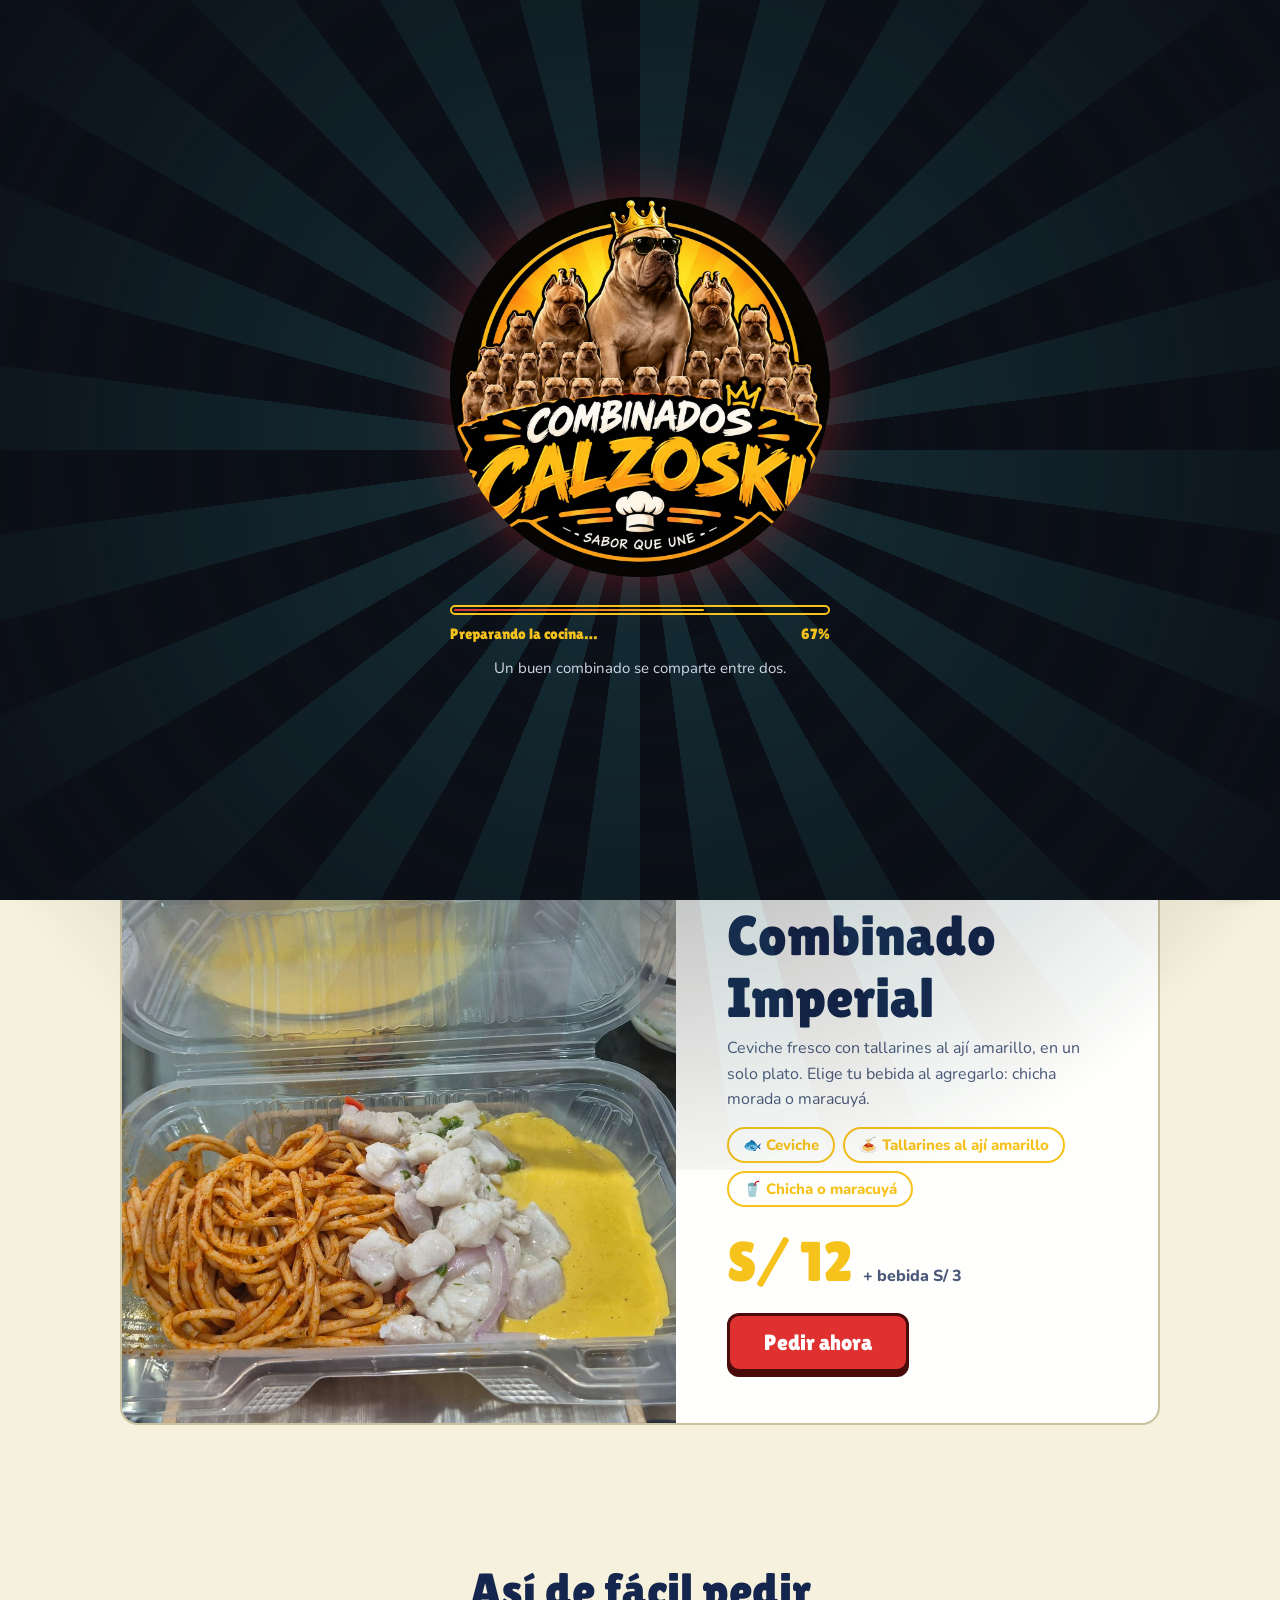
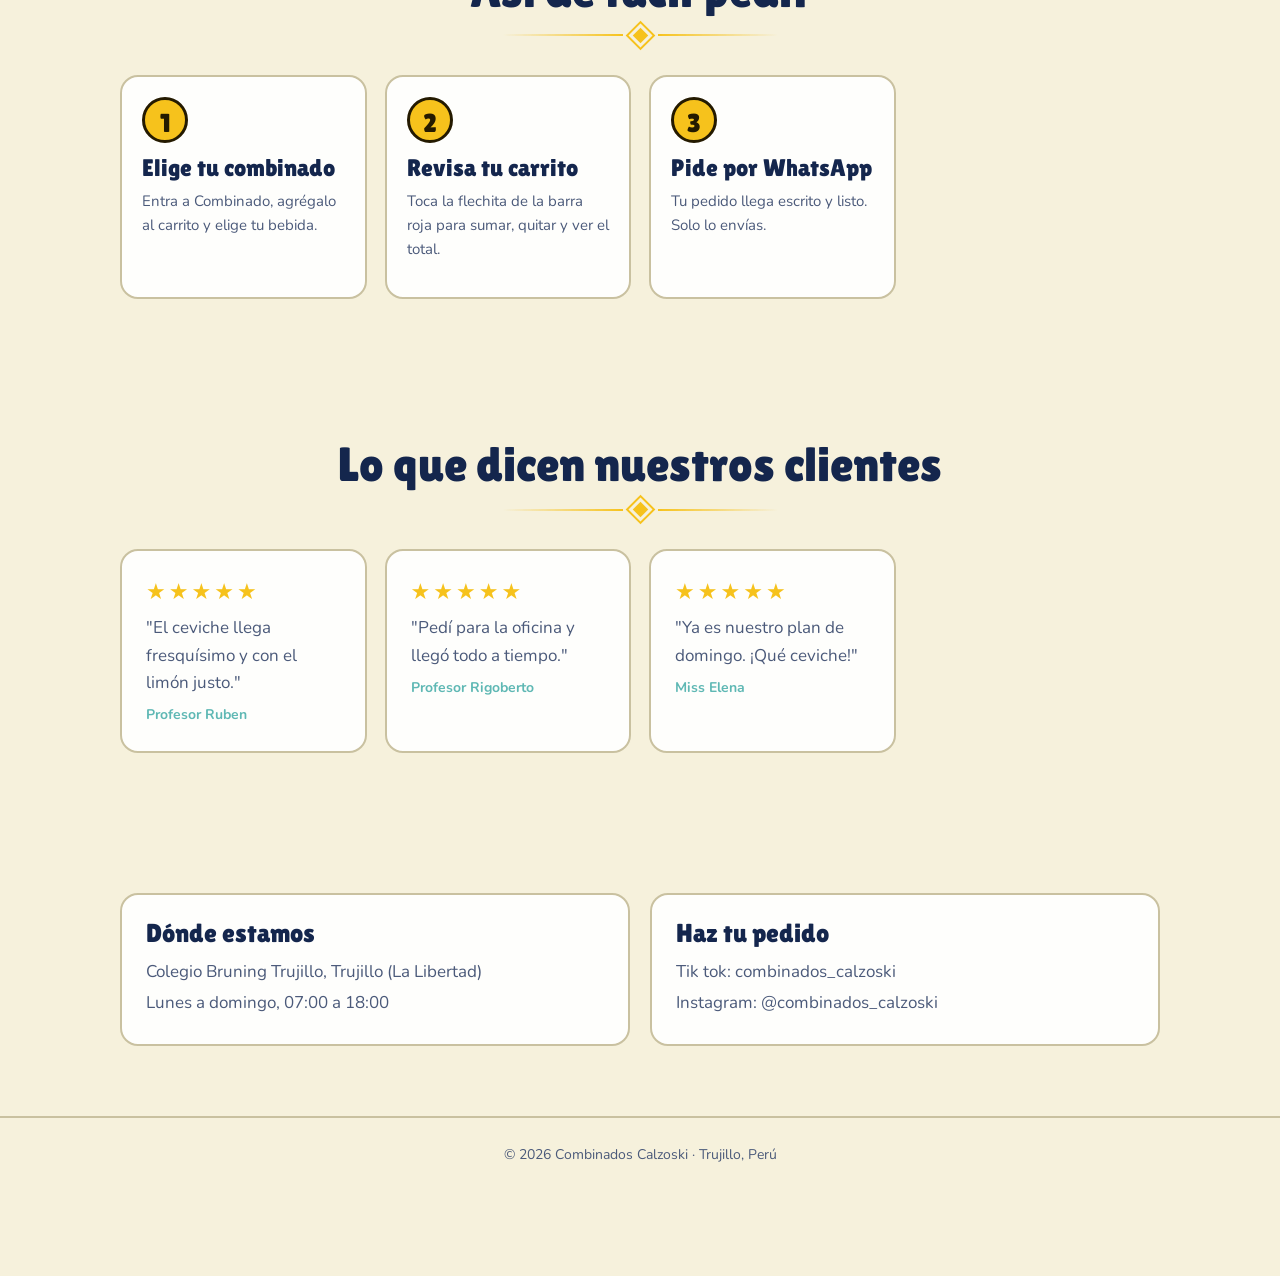
<file: index.html>
<!DOCTYPE html>
<html lang="es"><head><meta charset="utf-8"><meta name="viewport" content="width=device-width, initial-scale=1, viewport-fit=cover">
<title>Inicio</title>
<link rel="icon" href="logo.png">
<link rel="preconnect" href="https://fonts.googleapis.com"><link rel="preconnect" href="https://fonts.gstatic.com" crossorigin>
<link href="https://fonts.googleapis.com/css2?family=Lilita+One&family=Nunito:wght@400;600;800&display=swap" rel="stylesheet">
<link rel="stylesheet" href="style.css"></head>
<body class="lock">
<div id="loader" role="dialog" aria-label="Cargando Combinados Chapala" tabindex="0"><div class="burst"></div><div class="ld"><img src="logo.png" alt="Combinados Chapala">
<div class="bar" role="progressbar"><i id="fill"></i></div><div class="pct"><span id="msg">Preparando la cocina…</span><span id="pct">0%</span></div><div class="tip" id="tip"></div></div></div>
<header><div class="wrap nav"><a class="brand" href="index.html"><img src="logo.png" alt=""><span>Calzoski</span></a><nav><a href="index.html" aria-current=page>Inicio</a><a href="combinado.html">Combinado</a><a href="nosotros.html">Sobre nosotros</a></nav></div></header>
<main><div class="hero"><div class="wrap"><div><h1>Combinados Calzoski</h1><p>Ceviche fresco con tallarines al ají amarillo, todo en un solo combinado. Pide por WhatsApp y te lo servimos como en la mesa.</p><a class="btn" href="combinado.html">Pedir combinado</a></div>
<img src="logo.png" alt="Atún chef con una campana de plata, logo de Combinados Chapala"></div></div>
<div class="marq" aria-hidden="true"><div class="track"><span>🐟 Pescado fresco</span><span>🍋 Limón y ají al momento</span><span>🍽️ Un solo combinado, bien hecho</span><span>📲 Pide por WhatsApp</span><span>💜 Paga con Yape</span><span>🐟 Pescado fresco</span><span>🍋 Limón y ají al momento</span><span>🥇 Un solo ceviche, bien hecho</span><span>📲 Pide por WhatsApp</span><span>💜 Paga con Yape</span></div></div>
<section id="carta"><div class="wrap"><div class="title"><h2>Nuestro combinado</h2><div class="orn"><b></b></div></div>
<a class="card prod hot wide" href="combinado.html" style="text-decoration:none;color:inherit"><img class="pic" src="combinado.jpg" alt="Combinado Chapala" loading="lazy" onerror="this.remove()"><div class="pbody"><h3>Combinado Imperial</h3><p>Ceviche fresco con tallarines al ají amarillo, en un solo plato. Elige tu bebida al agregarlo: chicha morada o maracuyá.</p>
<div class="chips"><span>🐟 Ceviche</span><span>🍝 Tallarines al ají amarillo</span><span>🥤 Chicha o maracuyá</span></div>
<div class="wrow"><div class="price">S/ 12 <small>+ bebida S/ 3</small></div><span class="btn red">Pedir ahora</span></div></div></a>
</div></section><section><div class="wrap"><div class="title"><h2>Así de fácil pedir</h2><div class="orn"><b></b></div></div><div class="grid">
<div class="card step"><div class="num">1</div><h3>Elige tu combinado</h3><p>Entra a Combinado, agrégalo al carrito y elige tu bebida.</p></div>
<div class="card step"><div class="num">2</div><h3>Revisa tu carrito</h3><p>Toca la flechita de la barra roja para sumar, quitar y ver el total.</p></div>
<div class="card step"><div class="num">3</div><h3>Pide por WhatsApp</h3><p>Tu pedido llega escrito y listo. Solo lo envías.</p></div></div></div></section>
<section><div class="wrap"><div class="title"><h2>Lo que dicen nuestros clientes</h2><div class="orn"><b></b></div></div><div class="grid">
<div class="box"><div class="stars">★★★★★</div><p>"El ceviche llega fresquísimo y con el limón justo."</p><b>Profesor Ruben</b></div>
<div class="box"><div class="stars">★★★★★</div><p>"Pedí para la oficina y llegó todo a tiempo."</p><b>Profesor Rigoberto</b></div>
<div class="box"><div class="stars">★★★★★</div><p>"Ya es nuestro plan de domingo. ¡Qué ceviche!"</p><b>Miss Elena</b></div></div></div></section>
<section id="contacto" class="contact"><div class="wrap">
<div class="box"><h3>Dónde estamos</h3><p>Colegio Bruning Trujillo, Trujillo (La Libertad)</p><p>Lunes a domingo, 07:00 a 18:00</p></div>
<div class="box"><h3>Haz tu pedido</h3><p>Tik tok: combinados_calzoski</p><p>Instagram: @combinados_calzoski</p></div></div></section></main>
<footer><div class="wrap">© 2026 Combinados Calzoski · Trujillo, Perú</div></footer>
<script src="app.js"></script></body></html>
</file>
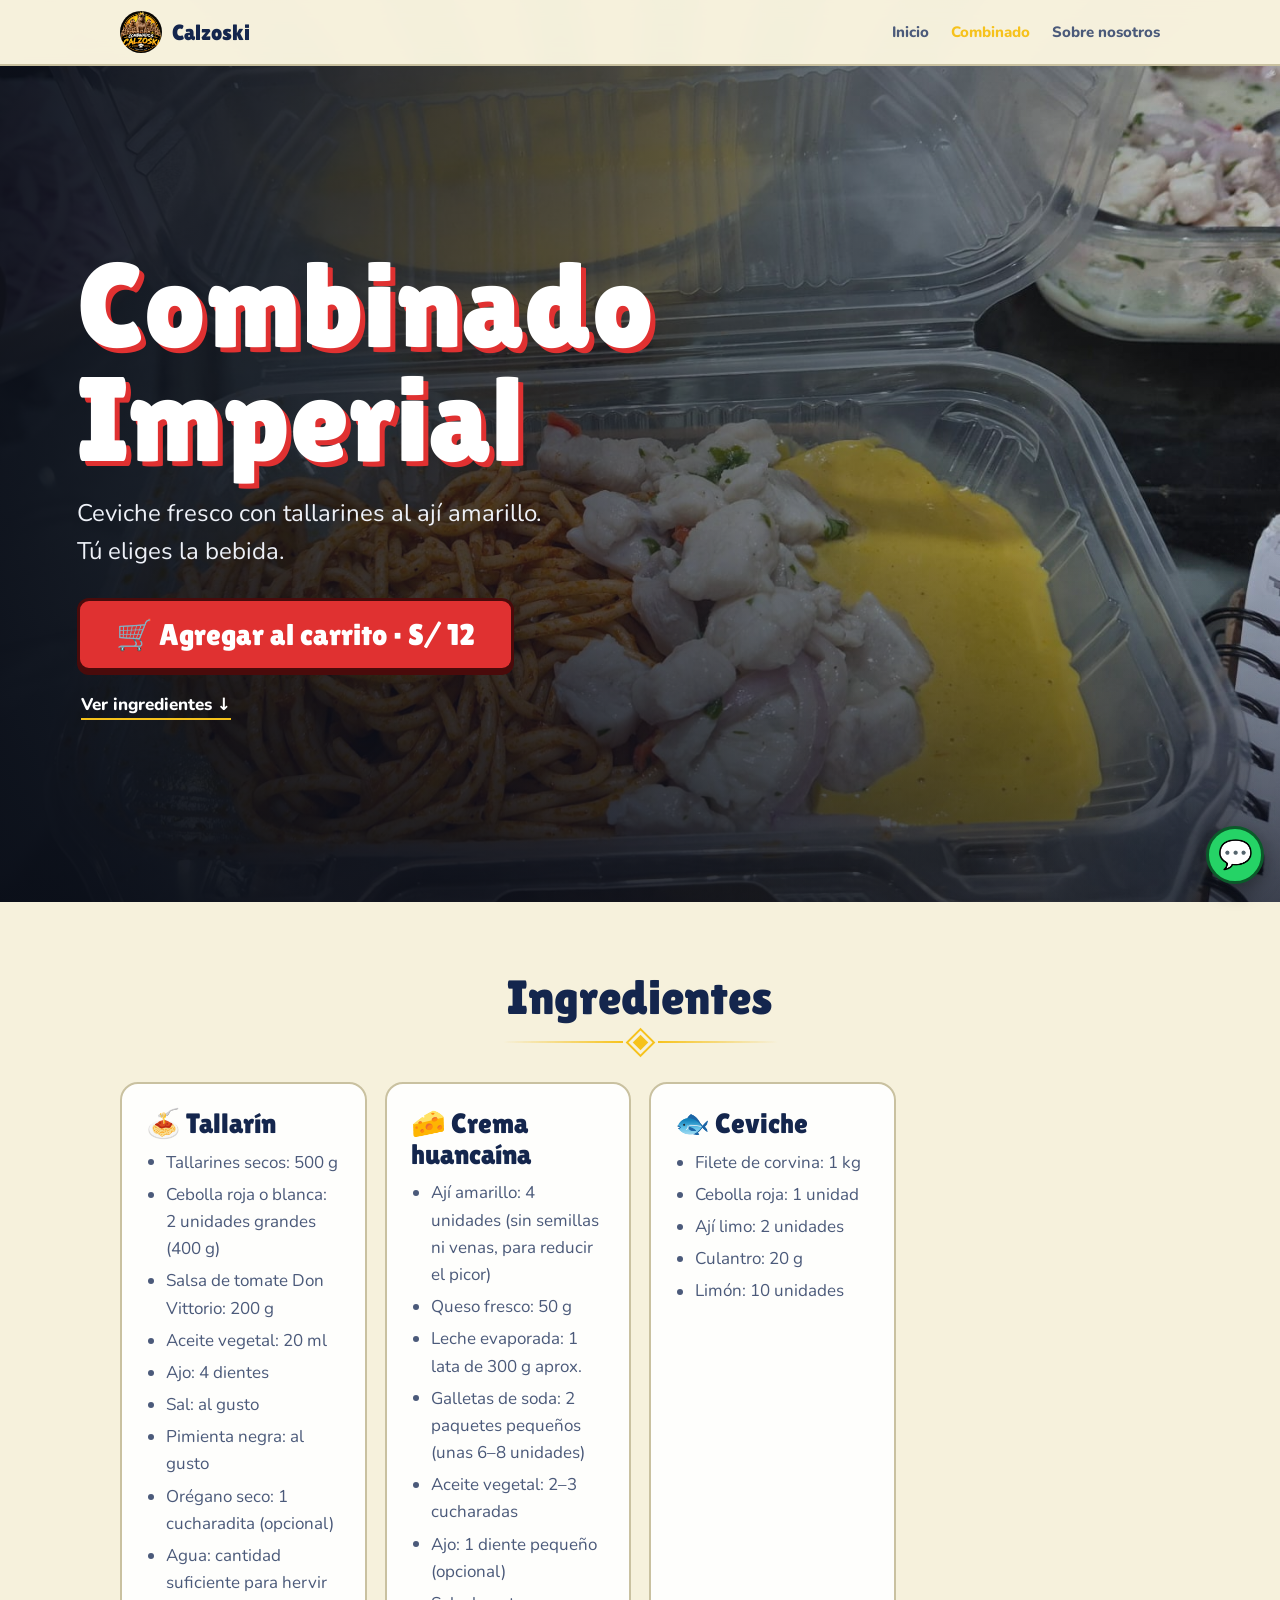
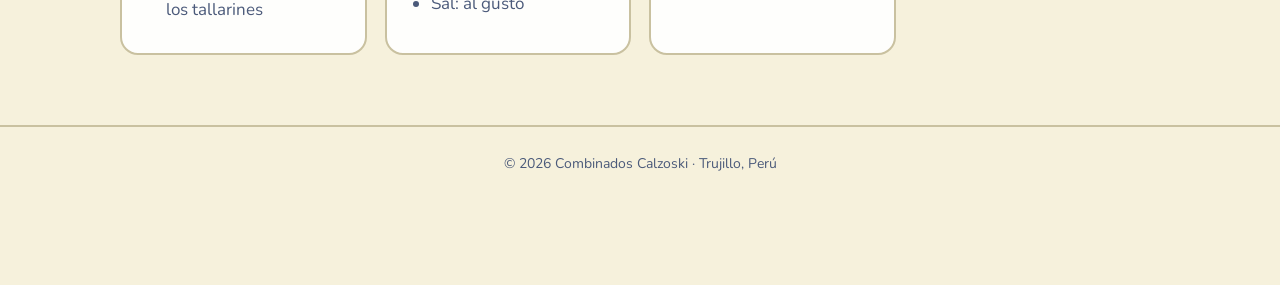
<file: combinado.html>
<!DOCTYPE html>
<html lang="es"><head><meta charset="utf-8"><meta name="viewport" content="width=device-width, initial-scale=1, viewport-fit=cover">
<title>Combinado</title>
<link rel="icon" href="logo.png">
<link rel="preconnect" href="https://fonts.googleapis.com"><link rel="preconnect" href="https://fonts.gstatic.com" crossorigin>
<link href="https://fonts.googleapis.com/css2?family=Lilita+One&family=Nunito:wght@400;600;800&display=swap" rel="stylesheet">
<link rel="stylesheet" href="style.css"></head>
<body>

<header><div class="wrap nav"><a class="brand" href="index.html"><img src="logo.png" alt=""><span>Calzoski</span></a><nav><a href="index.html">Inicio</a><a href="combinado.html" aria-current=page>Combinado</a><a href="nosotros.html">Sobre nosotros</a></nav></div></header>
<main><div class="full" id="grid" data-cats="Combinado" data-title="Combinado Imperial" data-desc="Ceviche fresco con tallarines al ají amarillo. Tú eliges la bebida."></div>
<section id="ingredientes"><div class="wrap"><div class="title"><h2>Ingredientes</h2><div class="orn"><b></b></div></div><div class="grid ing">
<div class="box"><h3>🍝 Tallarín</h3><ul><li>Tallarines secos: 500 g</li><li>Cebolla roja o blanca: 2 unidades grandes (400 g)</li><li>Salsa de tomate Don Vittorio: 200 g</li><li>Aceite vegetal: 20 ml</li><li>Ajo: 4 dientes</li><li>Sal: al gusto</li><li>Pimienta negra: al gusto</li><li>Orégano seco: 1 cucharadita (opcional)</li><li>Agua: cantidad suficiente para hervir los tallarines</li></ul></div>
<div class="box"><h3>🧀 Crema huancaína</h3><ul><li>Ají amarillo: 4 unidades (sin semillas ni venas, para reducir el picor)</li><li>Queso fresco: 50 g</li><li>Leche evaporada: 1 lata de 300 g aprox.</li><li>Galletas de soda: 2 paquetes pequeños (unas 6–8 unidades)</li><li>Aceite vegetal: 2–3 cucharadas</li><li>Ajo: 1 diente pequeño (opcional)</li><li>Sal: al gusto</li></ul></div>
<div class="box"><h3>🐟 Ceviche</h3><ul><li>Filete de corvina: 1 kg</li><li>Cebolla roja: 1 unidad</li><li>Ají limo: 2 unidades</li><li>Culantro: 20 g</li><li>Limón: 10 unidades</li></ul></div></div></div></section></main>
<footer><div class="wrap">© 2026 Combinados Calzoski · Trujillo, Perú</div></footer>
<script src="app.js"></script></body></html>
</file>
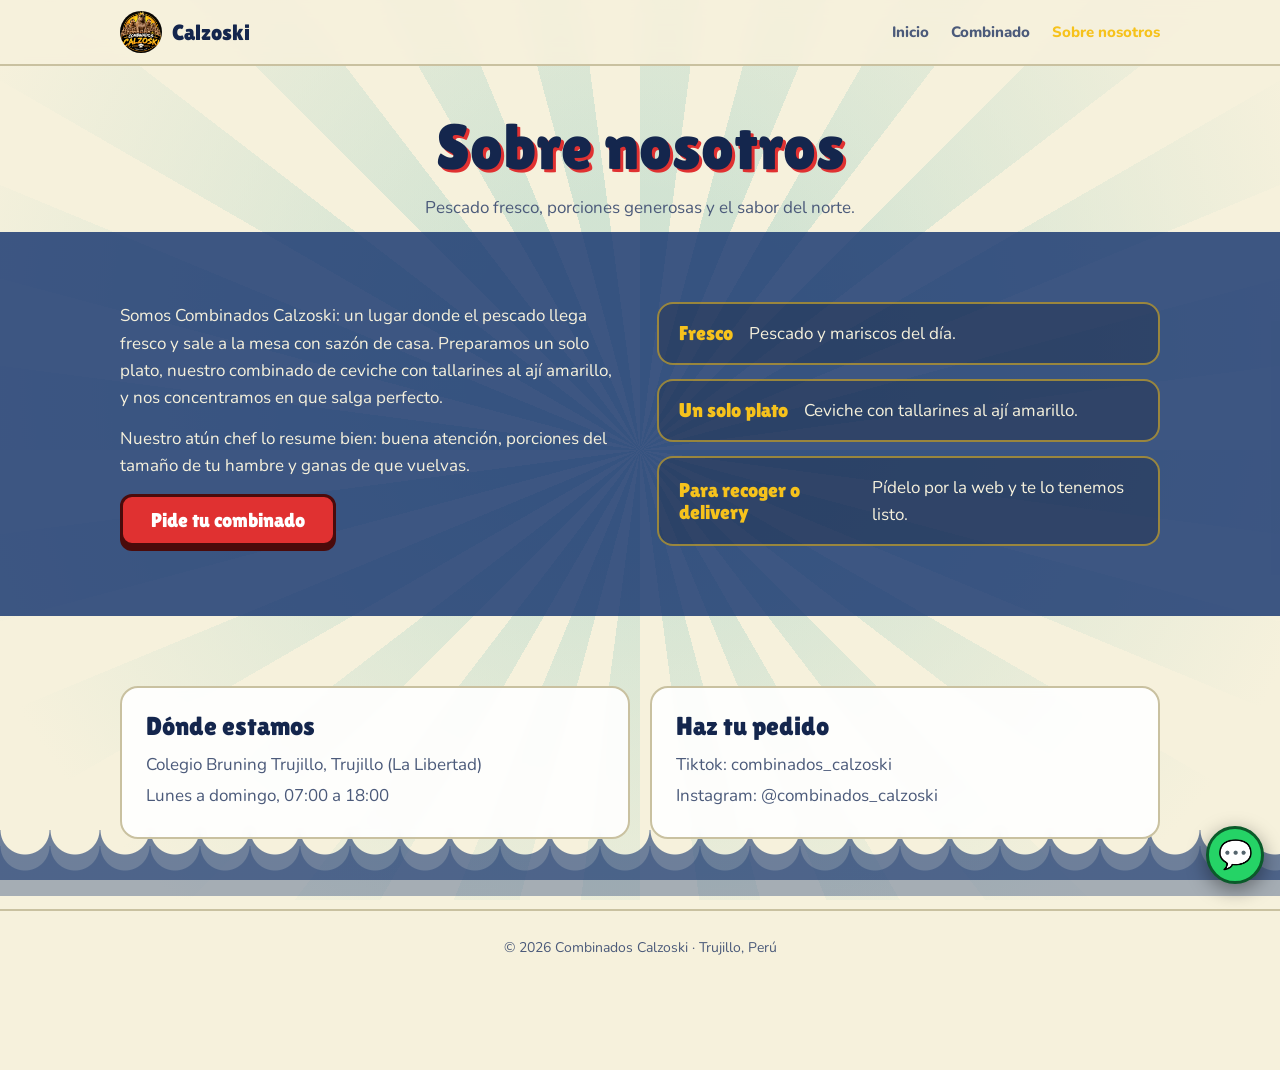
<file: nosotros.html>
<!DOCTYPE html>
<html lang="es"><head><meta charset="utf-8"><meta name="viewport" content="width=device-width, initial-scale=1, viewport-fit=cover">
<title>Sobre nosotros</title>
<link rel="icon" href="logo.png">
<link rel="preconnect" href="https://fonts.googleapis.com"><link rel="preconnect" href="https://fonts.gstatic.com" crossorigin>
<link href="https://fonts.googleapis.com/css2?family=Lilita+One&family=Nunito:wght@400;600;800&display=swap" rel="stylesheet">
<link rel="stylesheet" href="style.css"></head>
<body>

<header><div class="wrap nav"><a class="brand" href="index.html"><img src="logo.png" alt=""><span>Calzoski</span></a><nav><a href="index.html">Inicio</a><a href="combinado.html">Combinado</a><a href="nosotros.html" aria-current=page>Sobre nosotros</a></nav></div></header>
<main><div class="phead"><h1>Sobre nosotros</h1><p>Pescado fresco, porciones generosas y el sabor del norte.</p></div>
<section class="about"><div class="wrap"><div><p>Somos Combinados Calzoski: un lugar donde el pescado llega fresco y sale a la mesa con sazón de casa. Preparamos un solo plato, nuestro combinado de ceviche con tallarines al ají amarillo, y nos concentramos en que salga perfecto.</p><p>Nuestro atún chef lo resume bien: buena atención, porciones del tamaño de tu hambre y ganas de que vuelvas.</p><a class="btn red" href="combinado.html">Pide tu combinado</a></div>
<div class="stats"><div class="stat"><b>Fresco</b><span>Pescado y mariscos del día.</span></div><div class="stat"><b>Un solo plato</b><span>Ceviche con tallarines al ají amarillo.</span></div><div class="stat"><b>Para recoger o delivery</b><span>Pídelo por la web y te lo tenemos listo.</span></div></div></div></section><section id="contacto" class="contact"><div class="wrap">
<div class="box"><h3>Dónde estamos</h3><p>Colegio Bruning Trujillo, Trujillo (La Libertad)</p><p>Lunes a domingo, 07:00 a 18:00</p></div>
<div class="box"><h3>Haz tu pedido</h3><p>Tiktok: combinados_calzoski</p><p>Instagram: @combinados_calzoski</p></div></div></section></main>
<footer><div class="wrap">© 2026 Combinados Calzoski · Trujillo, Perú</div></footer>
<script src="app.js"></script></body></html>
</file>
<file: style.css>
:root{--bg:#10141d;--panel:#18202e;--line:#2c3a55;--text:#f6f1dc;--muted:#a9b3c7;--red:#e03131;--navy:#14346e;--cream:#f6f1dc;--teal:#5fb8b4;--gold:#f6c21c;
color-scheme:dark;box-sizing:border-box;padding-top:env(safe-area-inset-top,0px);padding-bottom:env(safe-area-inset-bottom,0px)}
@media (prefers-color-scheme:dark){:root:not([data-theme="light"]){--bg:#10141d}}
@media (prefers-color-scheme:light){:root:not([data-theme="dark"]){--bg:#f6f1dc;--panel:#ffffff;--line:#c9c1a0;--text:#14264d;--muted:#4b5a7a;color-scheme:light}}
:root[data-theme="light"]{--bg:#f6f1dc;--panel:#fff;--line:#c9c1a0;--text:#14264d;--muted:#4b5a7a;color-scheme:light}
:root[data-theme="dark"]{--bg:#10141d}
*{box-sizing:border-box}
html{scroll-behavior:smooth;scroll-padding-top:calc(72px + env(safe-area-inset-top,0px))}
body{margin:0;background:var(--bg);color:var(--text);font:400 17px/1.6 Nunito,system-ui,sans-serif;overflow-x:hidden}
body.lock{overflow:hidden}
h1,h2,h3{font-family:'Lilita One',Impact,sans-serif;font-weight:400;line-height:1.1;margin:0}
a{color:inherit}
:focus-visible{outline:3px solid var(--gold);outline-offset:3px}
.wrap{max-width:1080px;margin:0 auto;padding:0 20px}

/* ---------- Pantalla de carga ---------- */
#loader{position:fixed;inset:0;z-index:100;background:#0c1018;display:grid;place-items:center;text-align:center;color:#f6f1dc;transition:opacity .7s,visibility .7s;cursor:pointer;padding:24px}
#loader.out{opacity:0;visibility:hidden}
.burst{position:absolute;inset:-30%;background:repeating-conic-gradient(from 0deg,#1f4f57 0 7.5deg,#0c1018 7.5deg 15deg);opacity:.55;animation:spin 60s linear infinite;mask:radial-gradient(circle,#000 0,transparent 62%);-webkit-mask:radial-gradient(circle,#000 0,transparent 62%)}
@keyframes spin{to{transform:rotate(360deg)}}
.ld{position:relative;width:min(380px,86vw)}
.ld img{width:100%;border-radius:50%;display:block;animation:bob 2.4s ease-in-out infinite;box-shadow:0 0 60px #e0313166}
@keyframes bob{50%{transform:translateY(-10px) rotate(-1.5deg)}}
.bar{margin:28px auto 10px;height:10px;border:2px solid var(--gold);border-radius:99px;padding:2px;background:#0006}
.bar i{display:block;height:100%;width:0;border-radius:99px;background:linear-gradient(90deg,var(--red),var(--gold))}
.pct{font:400 15px 'Lilita One';color:var(--gold);display:flex;justify-content:space-between}
.tip{min-height:3.2em;margin-top:14px;color:#cfd6e6;font-size:15px}
.enter{margin-top:6px;font:400 22px 'Lilita One';color:var(--gold);letter-spacing:.04em;opacity:0;animation:none}
.ready .enter{opacity:1;animation:blink 1.4s ease-in-out infinite}
.ready .bar,.ready .pct{opacity:.35}
@keyframes blink{50%{opacity:.35}}

/* ---------- Cabecera ---------- */
header{position:sticky;top:env(safe-area-inset-top,0px);z-index:20;background:color-mix(in srgb,var(--bg) 88%,transparent);backdrop-filter:blur(10px);border-bottom:2px solid var(--line)}
body::before{content:"";position:fixed;inset:0 0 auto;height:env(safe-area-inset-top,0px);z-index:21;background:var(--bg)}
.nav{display:flex;align-items:center;justify-content:space-between;height:64px}
.brand{display:flex;align-items:center;gap:10px;text-decoration:none;font:400 22px 'Lilita One'}
.brand img{width:42px;height:42px;border-radius:50%}
.nav nav{display:flex;gap:22px}
.nav nav a{text-decoration:none;font-weight:800;font-size:15px;color:var(--muted)}
.nav nav a:hover{color:var(--gold)}
@media(max-width:640px){.nav nav{display:none}}

/* ---------- Hero ---------- */
.hero{position:relative;overflow:hidden;padding:56px 0 90px;background:#0e1830;color:#f6f1dc}
.hero::before{content:"";position:absolute;inset:-40%;background:repeating-conic-gradient(from 0deg at 72% 45%,#1a5d62 0 6deg,#0e1830 6deg 12deg);opacity:.55}
.hero .wrap{position:relative;display:grid;grid-template-columns:1.1fr .9fr;gap:30px;align-items:center}
.hero h1{font-size:clamp(40px,7vw,76px);text-shadow:4px 4px 0 var(--red)}
.hero p{max-width:34ch;color:#dfe5f2;font-size:19px;margin:18px 0 26px}
.btn{display:inline-block;background:var(--gold);color:#241a00;text-decoration:none;font:400 20px 'Lilita One';padding:12px 28px;border-radius:12px;border:3px solid #241a00;box-shadow:0 5px 0 #241a00;cursor:pointer;transition:transform .1s,box-shadow .1s}
.btn:active{transform:translateY(4px);box-shadow:0 1px 0 #241a00}
.btn.red{background:var(--red);color:#fff;border-color:#4a0b0b;box-shadow:0 5px 0 #4a0b0b}
.hero img{width:100%;max-width:400px;justify-self:center;border-radius:50%;box-shadow:0 20px 60px #0008}
.hero svg{position:absolute;left:0;bottom:-1px;width:100%;height:40px;display:block}
@media(max-width:760px){.hero .wrap{grid-template-columns:1fr;text-align:center}.hero p{margin-inline:auto}.hero img{max-width:260px;order:-1}}

/* ---------- Secciones ---------- */
section{padding:70px 0}
.title{text-align:center;margin-bottom:34px}
.title h2{font-size:clamp(32px,5vw,48px)}
.orn{display:flex;align-items:center;justify-content:center;gap:12px;margin-top:12px;color:var(--gold)}
.orn::before,.orn::after{content:"";height:2px;width:min(120px,22vw);background:linear-gradient(90deg,transparent,var(--gold))}
.orn::after{transform:scaleX(-1)}
.orn b{width:11px;height:11px;background:var(--gold);transform:rotate(45deg);outline:2px solid var(--gold);outline-offset:3px}

/* Carta con pestañas (estilo "noticias") */
.tabs{display:flex;gap:8px;overflow-x:auto;justify-content:center;margin-bottom:26px;padding-bottom:6px}
.tab{flex:none;font:400 18px 'Lilita One';color:var(--muted);background:transparent;border:2px solid var(--line);border-radius:99px;padding:8px 22px;cursor:pointer}
.tab[aria-selected="true"]{background:var(--red);color:#fff;border-color:var(--red)}
.grid{display:grid;grid-template-columns:repeat(auto-fill,minmax(240px,1fr));gap:18px}
.card{background:var(--panel);border:2px solid var(--line);border-radius:18px;padding:20px;display:flex;flex-direction:column;position:relative}
.card.hot::after{content:"Favorito";position:absolute;top:-12px;right:16px;background:var(--gold);color:#241a00;font:400 14px 'Lilita One';padding:2px 12px;border-radius:99px}
.card h3{font-size:24px}
.card p{color:var(--muted);font-size:15px;margin:8px 0 16px;flex:1}
.row{display:flex;align-items:center;justify-content:space-between}
.price{font:400 26px 'Lilita One';color:var(--gold)}
:root[data-theme="light"] .price,.lightfix{color:#b3260f}
.add{font:400 16px 'Lilita One';background:var(--navy);color:#fff;border:0;border-radius:10px;padding:8px 16px;cursor:pointer}
.add:hover{background:var(--red)}

/* Nosotros */
.about{background:var(--navy);color:#f6f1dc}
.about .wrap{display:grid;grid-template-columns:1fr 1fr;gap:34px;align-items:center}
.about p{margin:0 0 14px;max-width:52ch}
.stats{display:grid;gap:14px}
.stat{border:2px solid #f6c21c88;border-radius:16px;padding:16px 20px;display:flex;gap:16px;align-items:center;background:#0003}
.stat b{font:400 20px 'Lilita One';color:var(--gold)}
@media(max-width:760px){.about .wrap{grid-template-columns:1fr}}

/* Contacto */
.contact .wrap{display:grid;grid-template-columns:1fr 1fr;gap:20px}
.box{background:var(--panel);border:2px solid var(--line);border-radius:18px;padding:24px}
.box h3{font-size:26px;margin-bottom:10px}
.box p{margin:4px 0;color:var(--muted)}
@media(max-width:760px){.contact .wrap{grid-template-columns:1fr}}
footer{padding:26px 0 110px;text-align:center;color:var(--muted);font-size:14px;border-top:2px solid var(--line)}

/* Barra de pedido */
#cart{position:fixed;left:12px;right:12px;bottom:calc(12px + env(safe-area-inset-bottom,0px));z-index:30;max-width:560px;margin:auto;background:var(--red);color:#fff;border:3px solid #4a0b0b;border-radius:16px;padding:10px 12px 10px 18px;display:none;align-items:center;justify-content:space-between;gap:12px;box-shadow:0 8px 30px #0008}
#cart.on{display:flex}
#cart span{font:400 19px 'Lilita One'}
#cart button{font:400 17px 'Lilita One';border:2px solid #241a00;background:var(--gold);color:#241a00;border-radius:10px;padding:8px 16px;cursor:pointer}
#cart .clr{background:transparent;color:#fff;border-color:#fff8;padding:8px 12px}
@media(prefers-reduced-motion:reduce){.burst,.ld img,.ready .enter,.hero::before{animation:none}html{scroll-behavior:auto}}

/* ===== Fondo animado ===== */
.bg{position:fixed;inset:0;z-index:-1;overflow:hidden;background:var(--bg)}
.bg::before{content:"";position:absolute;inset:-60%;background:repeating-conic-gradient(color-mix(in srgb,var(--teal) 24%,transparent) 0 7.5deg,transparent 7.5deg 15deg);animation:spin 100s linear infinite}
.bg::after{content:"";position:absolute;inset:0;background:radial-gradient(circle at 50% 40%,transparent 20%,var(--bg) 85%)}
.b{position:absolute;bottom:-60px;border-radius:50%;border:2px solid #ffffff55;background:radial-gradient(circle at 30% 30%,#ffffff66,#fff0);animation:rise linear infinite;z-index:1}
@keyframes rise{to{transform:translate(var(--dx),-115vh)}}
.f{position:absolute;left:-90px;z-index:1;opacity:.4;animation:swim linear infinite}
.f span{display:inline-block;transform:scaleX(-1);animation:wob 1.6s ease-in-out infinite}
@keyframes swim{to{transform:translateX(calc(100vw + 180px))}}
@keyframes wob{50%{transform:scaleX(-1) translateY(-9px) rotate(6deg)}}
.wave{position:absolute;left:0;right:0;bottom:0;height:70px;z-index:1;background:radial-gradient(circle at 25px 0,transparent 24px,color-mix(in srgb,var(--navy) 60%,transparent) 25px) 0 0/50px 50px repeat-x;animation:wv 7s linear infinite}
.wave.w2{height:54px;opacity:.6;animation-duration:11s;animation-direction:reverse}
@keyframes wv{to{background-position-x:-100px}}
.hero{background:transparent;color:var(--text)}.hero::before,.hero svg{display:none}.hero p{color:var(--muted)}
.card,.box{background:color-mix(in srgb,var(--panel) 90%,transparent);backdrop-filter:blur(4px)}
.about{background:color-mix(in srgb,var(--navy) 82%,transparent)}
a.card{text-decoration:none;color:inherit;transition:transform .2s,border-color .2s}a.card:hover{transform:translateY(-6px);border-color:var(--gold)}
a.card .em{font-size:44px;line-height:1;margin-bottom:10px}
.nav nav a[aria-current]{color:var(--gold)}
.sub{font-size:30px;margin:34px 0 16px}.sub:first-child{margin-top:0}
.phead{padding:46px 0 10px;text-align:center}.phead h1{font-size:clamp(38px,7vw,64px);text-shadow:3px 3px 0 var(--red)}.phead p{color:var(--muted);max-width:50ch;margin:12px auto 0}
@media(max-width:640px){.nav nav{display:flex;gap:14px;overflow-x:auto}.brand span{display:none}}
@media(prefers-reduced-motion:reduce){.bg::before,.b,.f,.f span,.wave{animation:none}}

/* Carrito desplegable */
#cart{flex-direction:column;align-items:stretch;gap:8px;padding:10px 12px}
#cart .crow{display:flex;align-items:center;justify-content:space-between;gap:10px}
#cart #arrow{background:transparent;color:#fff;border:2px solid #fff9;border-radius:50%;width:38px;height:38px;padding:0;font-size:15px;flex:none;transition:transform .25s}
#cart #arrow[aria-expanded="true"]{transform:rotate(180deg)}
#clist{max-height:40vh;overflow-y:auto;background:#0003;border-radius:10px;padding:4px 12px}
.ci{display:grid;grid-template-columns:1fr auto auto;gap:12px;align-items:center;padding:8px 0;border-bottom:1px dashed #fff5}
.ci:last-child{border-bottom:0}
#cart .ci span{font:600 16px Nunito,sans-serif}
#cart .q{width:30px;height:30px;padding:0;border-radius:50%;background:#fff;color:#4a0b0b;border:2px solid #4a0b0b;font-size:18px;line-height:1}
@media(prefers-reduced-motion:reduce){#cart #arrow{transition:none}}

/* Corrección de capas: fondo siempre detrás del contenido */
.bg{z-index:0;pointer-events:none}
main,footer{position:relative;z-index:2}
#cart{z-index:50}

/* ===== Extras ===== */
.hero img{animation:bob 4s ease-in-out infinite}
.open{display:inline-flex;align-items:center;gap:8px;font-weight:800;font-size:15px;border:2px solid var(--line);border-radius:99px;padding:4px 14px;background:color-mix(in srgb,var(--panel) 80%,transparent)}
.open::before{content:"";width:10px;height:10px;border-radius:50%;background:#3ddc84;animation:pulse 1.6s ease-in-out infinite}
.open.off::before{background:var(--red);animation:none}
@keyframes pulse{50%{box-shadow:0 0 0 7px #3ddc8422;transform:scale(1.15)}}
.marq{overflow:hidden;background:var(--red);border-block:3px solid #4a0b0b;transform:rotate(-1deg);margin:10px -10px 0;color:#fff;font:400 20px 'Lilita One'}
.track{display:flex;width:max-content;animation:mq 28s linear infinite}
.track span{padding:10px 28px;white-space:nowrap}
@keyframes mq{to{transform:translateX(-50%)}}
.card:not(.step):hover{border-color:var(--gold);box-shadow:0 10px 34px #f6c21c26}
.dem{display:inline-block;margin-right:8px}
.step .num{width:46px;height:46px;border-radius:50%;background:var(--gold);color:#241a00;font:400 26px/46px 'Lilita One';text-align:center;margin-bottom:12px;border:3px solid #241a00}
.stars{color:var(--gold);font-size:22px;letter-spacing:3px}
.box b{color:var(--teal);font-size:14px}
.rv{opacity:0;transform:translateY(26px);transition:opacity .6s,transform .6s}.rv.in{opacity:1;transform:none}
#toast{position:fixed;left:50%;bottom:calc(96px + env(safe-area-inset-bottom,0px));transform:translate(-50%,20px);z-index:60;background:var(--gold);color:#241a00;font:400 17px 'Lilita One';padding:8px 20px;border-radius:99px;border:3px solid #241a00;opacity:0;pointer-events:none;transition:.3s;white-space:nowrap;max-width:92vw;overflow:hidden;text-overflow:ellipsis}
#toast.on{opacity:1;transform:translate(-50%,0)}
#cart.bump{animation:bump .4s}
@keyframes bump{40%{transform:scale(1.05)}}
.wafab{position:fixed;right:16px;bottom:calc(16px + env(safe-area-inset-bottom,0px));z-index:40;width:58px;height:58px;border-radius:50%;background:#25d366;border:3px solid #0b5a2a;display:grid;place-items:center;box-shadow:0 6px 20px #0006;text-decoration:none;font-size:28px;transition:transform .2s}
.wafab:hover{transform:scale(1.1)}
#cart.on ~ .wafab{display:none}
@media(prefers-reduced-motion:reduce){.hero img,.track,.open::before,#cart.bump{animation:none}.rv{opacity:1;transform:none;transition:none}}

/* Formulario de pedido */
#co{position:fixed;inset:0;z-index:80;background:#000b;display:flex;align-items:center;justify-content:center;padding:16px;overflow-y:auto}
#co[hidden]{display:none}
.cobox{background:var(--panel);color:var(--text);border:3px solid var(--gold);border-radius:20px;padding:24px;width:min(460px,100%);display:grid;gap:12px;margin:auto}
.cobox h3{font-size:30px}
.cobox label{display:grid;gap:4px;font-weight:800;font-size:14px;color:var(--muted)}
.cobox label[hidden]{display:none}
.cobox input,.cobox select{font:600 16px Nunito,sans-serif;padding:10px 12px;border-radius:10px;border:2px solid var(--line);background:var(--bg);color:var(--text);width:100%}
#cosum{font-size:14px;color:var(--muted)}
#comsg{margin:0;min-height:1.2em;color:var(--gold);font-weight:800;font-size:14px}
.coact{display:flex;gap:10px;justify-content:space-between}
.coact .btn{font-size:17px;padding:10px 18px}

.yqr{width:min(260px,100%);display:block;margin:4px auto;border-radius:14px;background:#fff;padding:8px;border:3px solid #742284}
.cobox p{margin:0}

.solo{grid-template-columns:minmax(0,440px);justify-content:center}
.solo .card h3{font-size:34px}.solo .price{font-size:34px}

/* Tarjeta de producto con foto */
.prod{padding:0;overflow:hidden}
.prod .pic{width:100%;aspect-ratio:4/3;object-fit:cover;display:block;background:#0003}
.prod .pbody{padding:22px;display:flex;flex-direction:column;flex:1}
.prod .pbody p{font-size:16px}
.prod.hot::after{top:12px;right:12px}
.add.buy{width:100%;font-size:21px;padding:13px 16px;background:var(--red);border-radius:12px;border:3px solid #4a0b0b;box-shadow:0 4px 0 #4a0b0b;transition:transform .1s,box-shadow .1s}
.add.buy:hover{background:#c92a2a}
.add.buy:active{transform:translateY(3px);box-shadow:0 1px 0 #4a0b0b}
.solo .prod .pbody h3{font-size:32px}

/* Producto a pantalla completa */
.full{display:block}
.show{position:relative;min-height:calc(100svh - 64px - env(safe-area-inset-top,0px));display:flex;align-items:center;overflow:hidden;color:#fff;background:#0a0e18}
.showpic{position:absolute;inset:0;width:100%;height:100%;object-fit:cover;animation:zoom 18s ease-in-out infinite alternate}
@keyframes zoom{to{transform:scale(1.07)}}
.show::before{content:"";position:absolute;inset:0;z-index:1;background:linear-gradient(90deg,#0a0e18ee 0%,#0a0e18aa 45%,#0a0e1822 100%),linear-gradient(0deg,#0a0e18aa,transparent 45%)}
.showtxt{position:relative;z-index:2;padding:clamp(24px,6vw,90px);max-width:700px}
.showtxt h1{font-size:clamp(54px,10vw,120px);line-height:.95;text-shadow:5px 5px 0 var(--red);margin-bottom:18px}
.showtxt p{font-size:clamp(18px,2.4vw,24px);margin:0 0 28px;color:#eef1f8;max-width:34ch}
.show .add.buy{width:auto;font-size:clamp(22px,3vw,30px);padding:16px 36px}
.show .back{display:inline-block;margin:20px 0 0 4px;color:#fff;font-weight:800;text-decoration:none;border-bottom:2px solid var(--gold)}
@media(max-width:760px){.show{align-items:flex-end}.show::before{background:linear-gradient(0deg,#0a0e18f2 0%,#0a0e18cc 50%,#0a0e1833 100%)}.showtxt{padding-bottom:110px}}
@media(prefers-reduced-motion:reduce){.showpic{animation:none}}

/* Opciones de bebida e ingredientes */
.opts{display:flex;flex-wrap:wrap;gap:12px;margin-bottom:6px}
.showtxt .optl{flex-basis:100%;margin:0;font:400 20px 'Lilita One';color:var(--gold)}
.opts .add.buy{flex:1 1 230px}
.ing ul{margin:10px 0 0;padding-left:20px;color:var(--muted)}.ing li{margin:5px 0}
.ing h3{font-size:28px}

/* Botón principal y ventana para elegir bebida */
.cta{font:400 clamp(22px,3vw,30px) 'Lilita One';background:var(--red);color:#fff;border:3px solid #4a0b0b;border-radius:12px;box-shadow:0 4px 0 #4a0b0b;padding:16px 36px;cursor:pointer;transition:transform .1s,box-shadow .1s}
.cta:hover{background:#c92a2a}.cta:active{transform:translateY(3px);box-shadow:0 1px 0 #4a0b0b}
#dr{position:fixed;inset:0;z-index:90;background:#000b;display:flex;align-items:center;justify-content:center;padding:16px;overflow-y:auto}
#dr[hidden]{display:none}
.drbox{position:relative;background:var(--panel);color:var(--text);border:3px solid var(--gold);border-radius:20px;padding:26px;width:min(640px,100%);margin:auto}
.drbox h3{font-size:32px;padding-right:30px}.drbox p{margin:6px 0 18px;color:var(--muted)}
.drx{position:absolute;top:10px;right:12px;background:transparent;border:0;color:var(--text);font-size:24px;cursor:pointer}
.drgrid{display:grid;grid-template-columns:1fr 1fr;gap:14px}
@media(max-width:520px){.drgrid{grid-template-columns:1fr}}
.dropt{display:flex;flex-direction:column;gap:6px;text-align:left;background:var(--bg);color:var(--text);border:2px solid var(--line);border-radius:16px;padding:0;overflow:hidden;cursor:pointer;font:inherit;transition:border-color .2s,transform .2s}
.dropt:hover{border-color:var(--gold);transform:translateY(-3px)}
.dropt img{width:100%;aspect-ratio:4/3;object-fit:cover;background:#0003;display:block}
.dropt b{font:400 24px 'Lilita One';padding:6px 14px 0}
.dropt span{padding:0 14px;color:var(--muted);font-size:15px;flex:1}
.dropt em{font-style:normal;margin:8px 14px 14px;background:var(--red);color:#fff;font:400 18px 'Lilita One';text-align:center;padding:9px;border-radius:10px}

/* Tarjeta ancha del combinado en la portada */
.wide{display:grid;grid-template-columns:1.15fr 1fr;min-height:440px}
.wide .pic{height:100%;min-height:320px;aspect-ratio:auto}
.wide .pbody{padding:clamp(24px,4vw,52px);justify-content:center}
.wide h3{font-size:clamp(36px,5vw,56px);margin-bottom:8px}
.wide p{font-size:clamp(17px,2vw,20px);margin:0 0 14px;flex:0}
.chips{display:flex;flex-wrap:wrap;gap:8px;margin:0 0 22px}
.chips span{border:2px solid var(--gold);color:var(--gold);border-radius:99px;padding:4px 14px;font-weight:800;font-size:15px}
.wrow{display:flex;align-items:center;gap:20px;flex-wrap:wrap}
.wide .price{font-size:clamp(40px,6vw,56px)}
.wide .btn{font-size:22px;padding:14px 34px}
.wide:hover .btn{background:#c92a2a}
@media(max-width:760px){.wide{grid-template-columns:1fr}.wide .pic{height:auto;min-height:0;aspect-ratio:16/10}}

.wide .price small{font:800 16px Nunito,sans-serif;color:var(--muted)}
</file>
